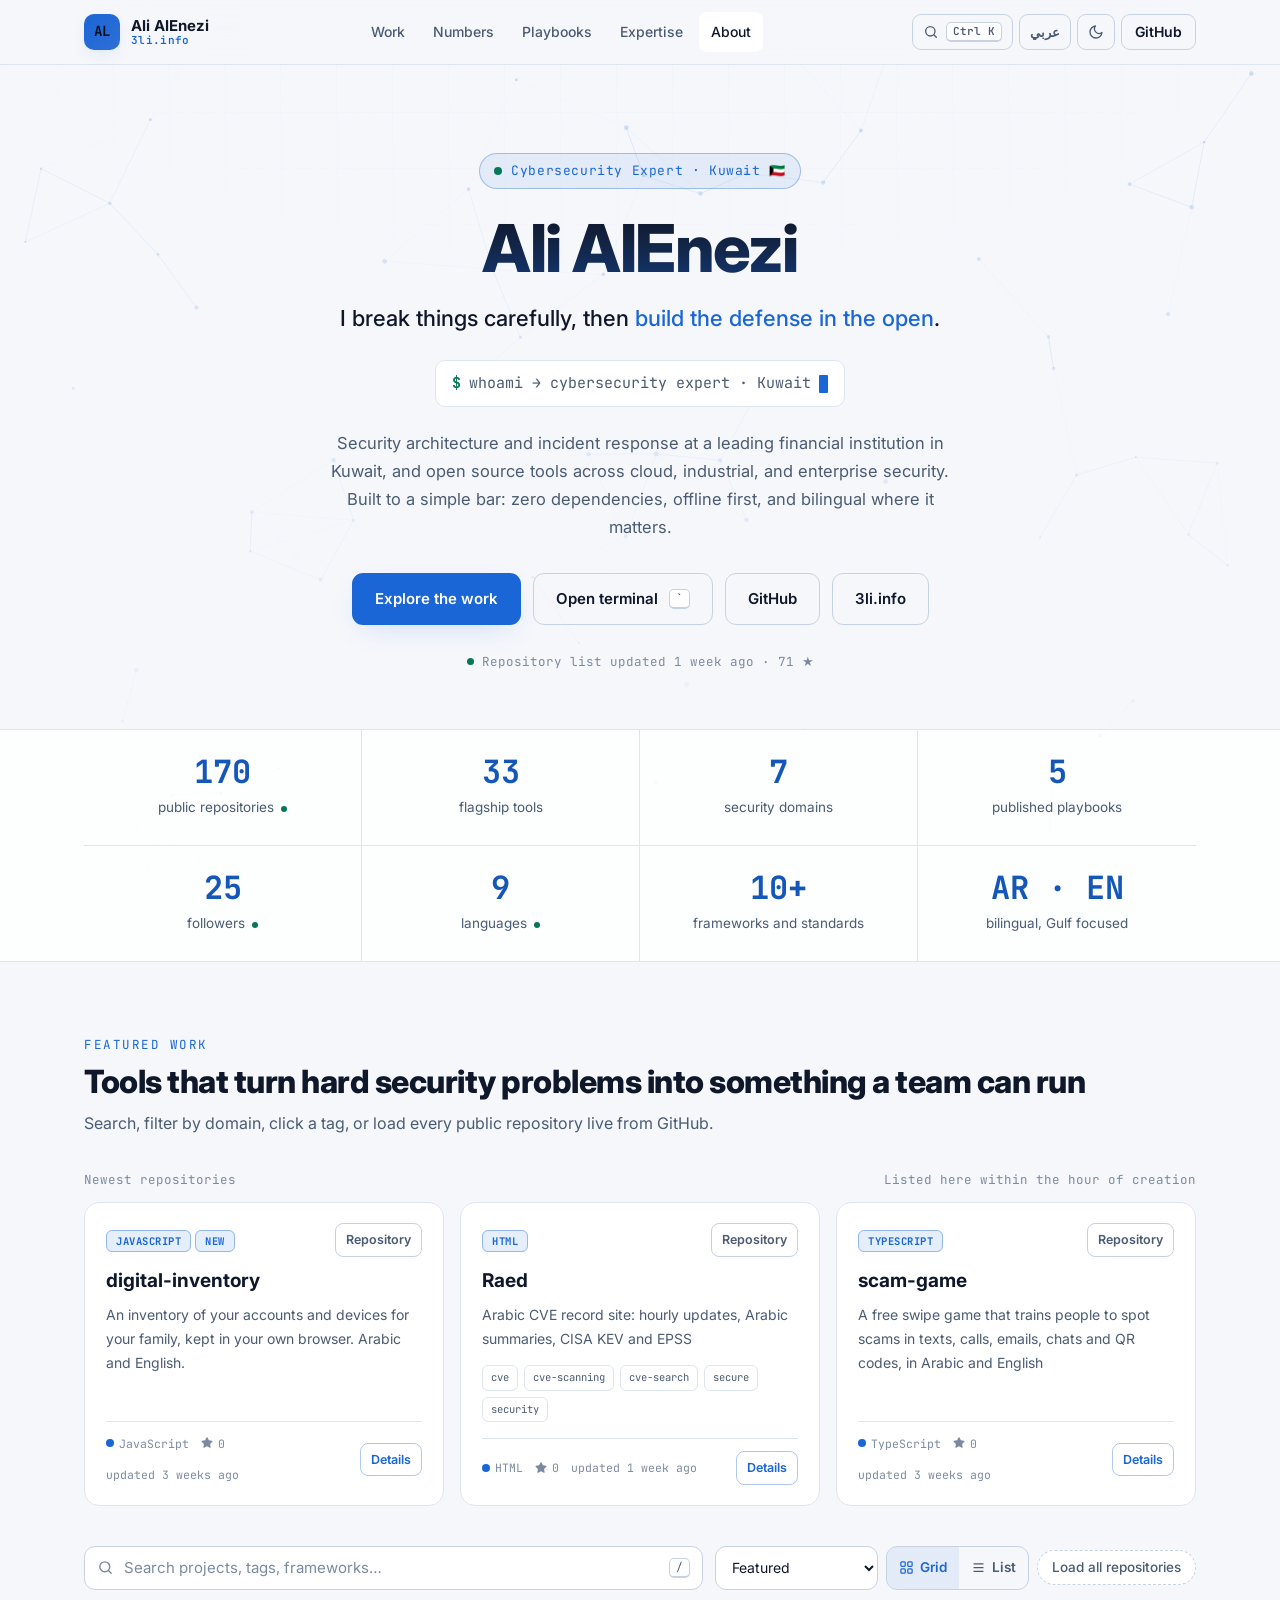
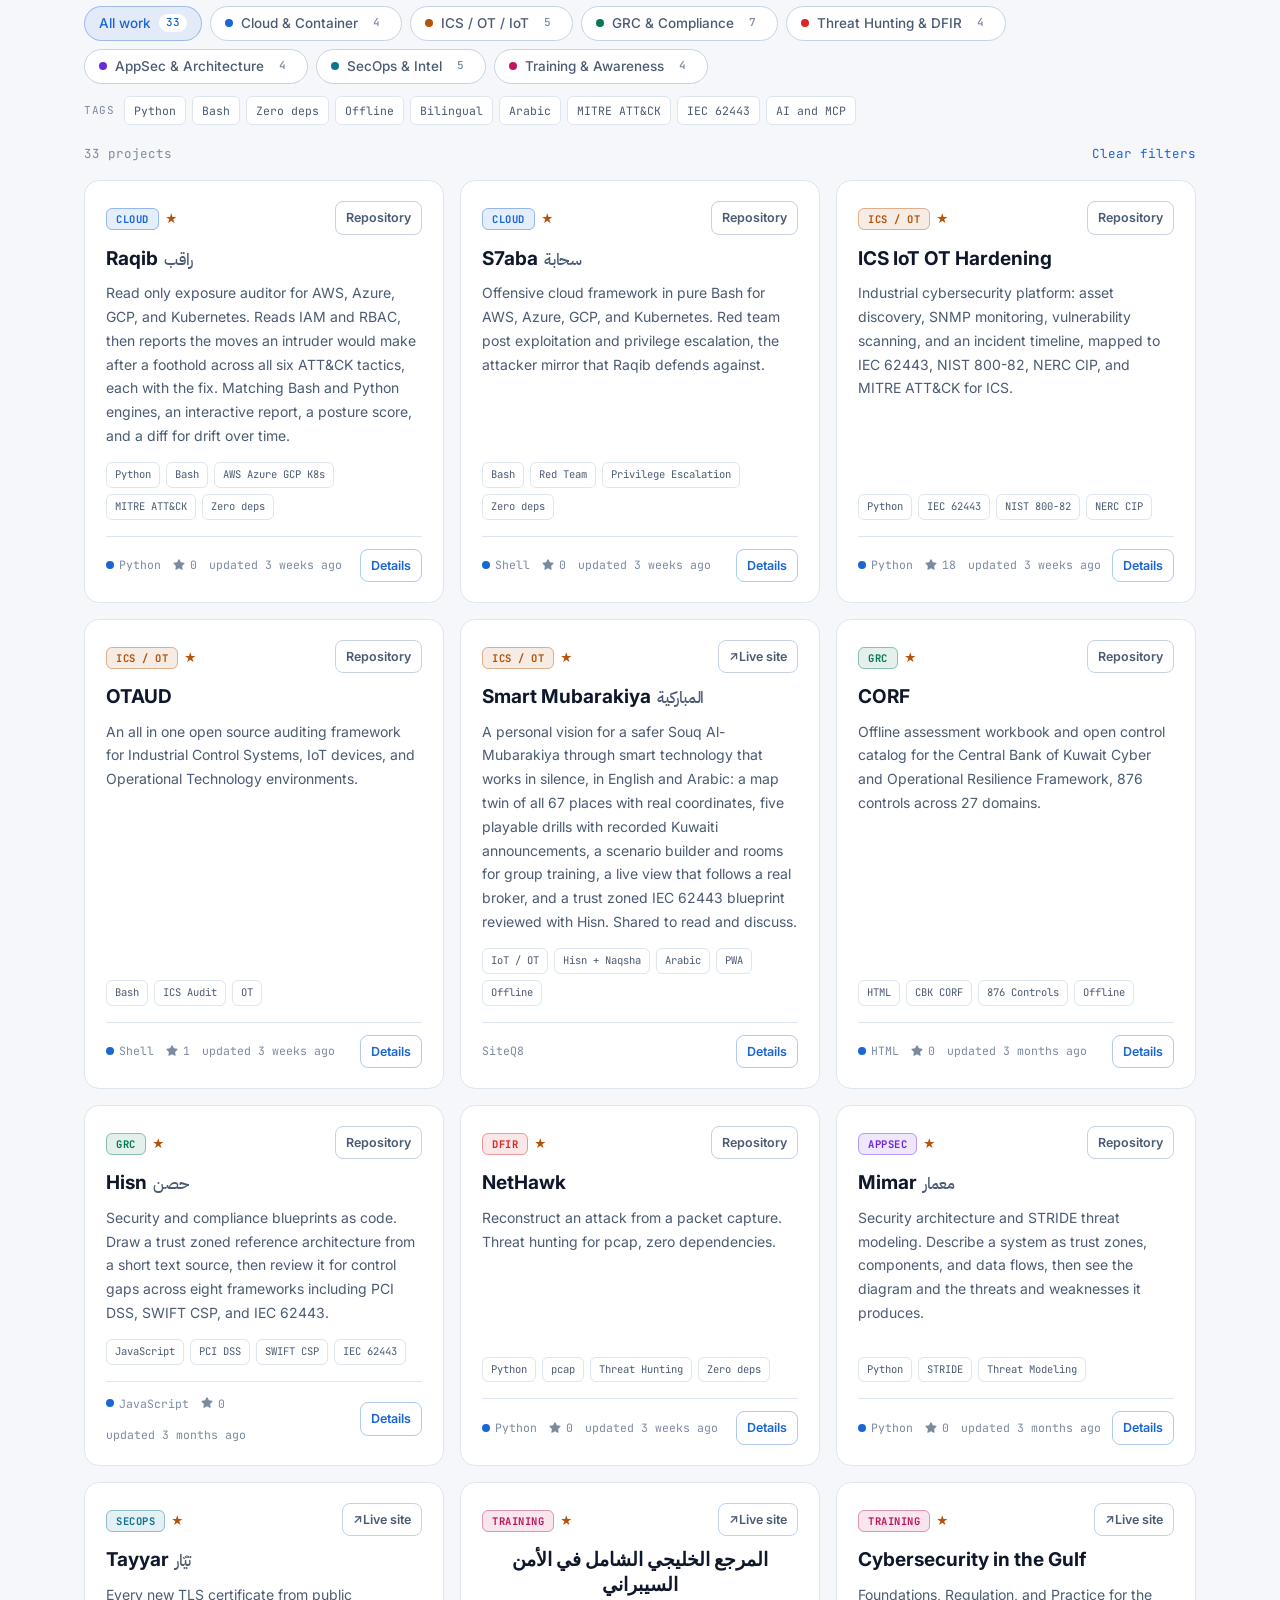
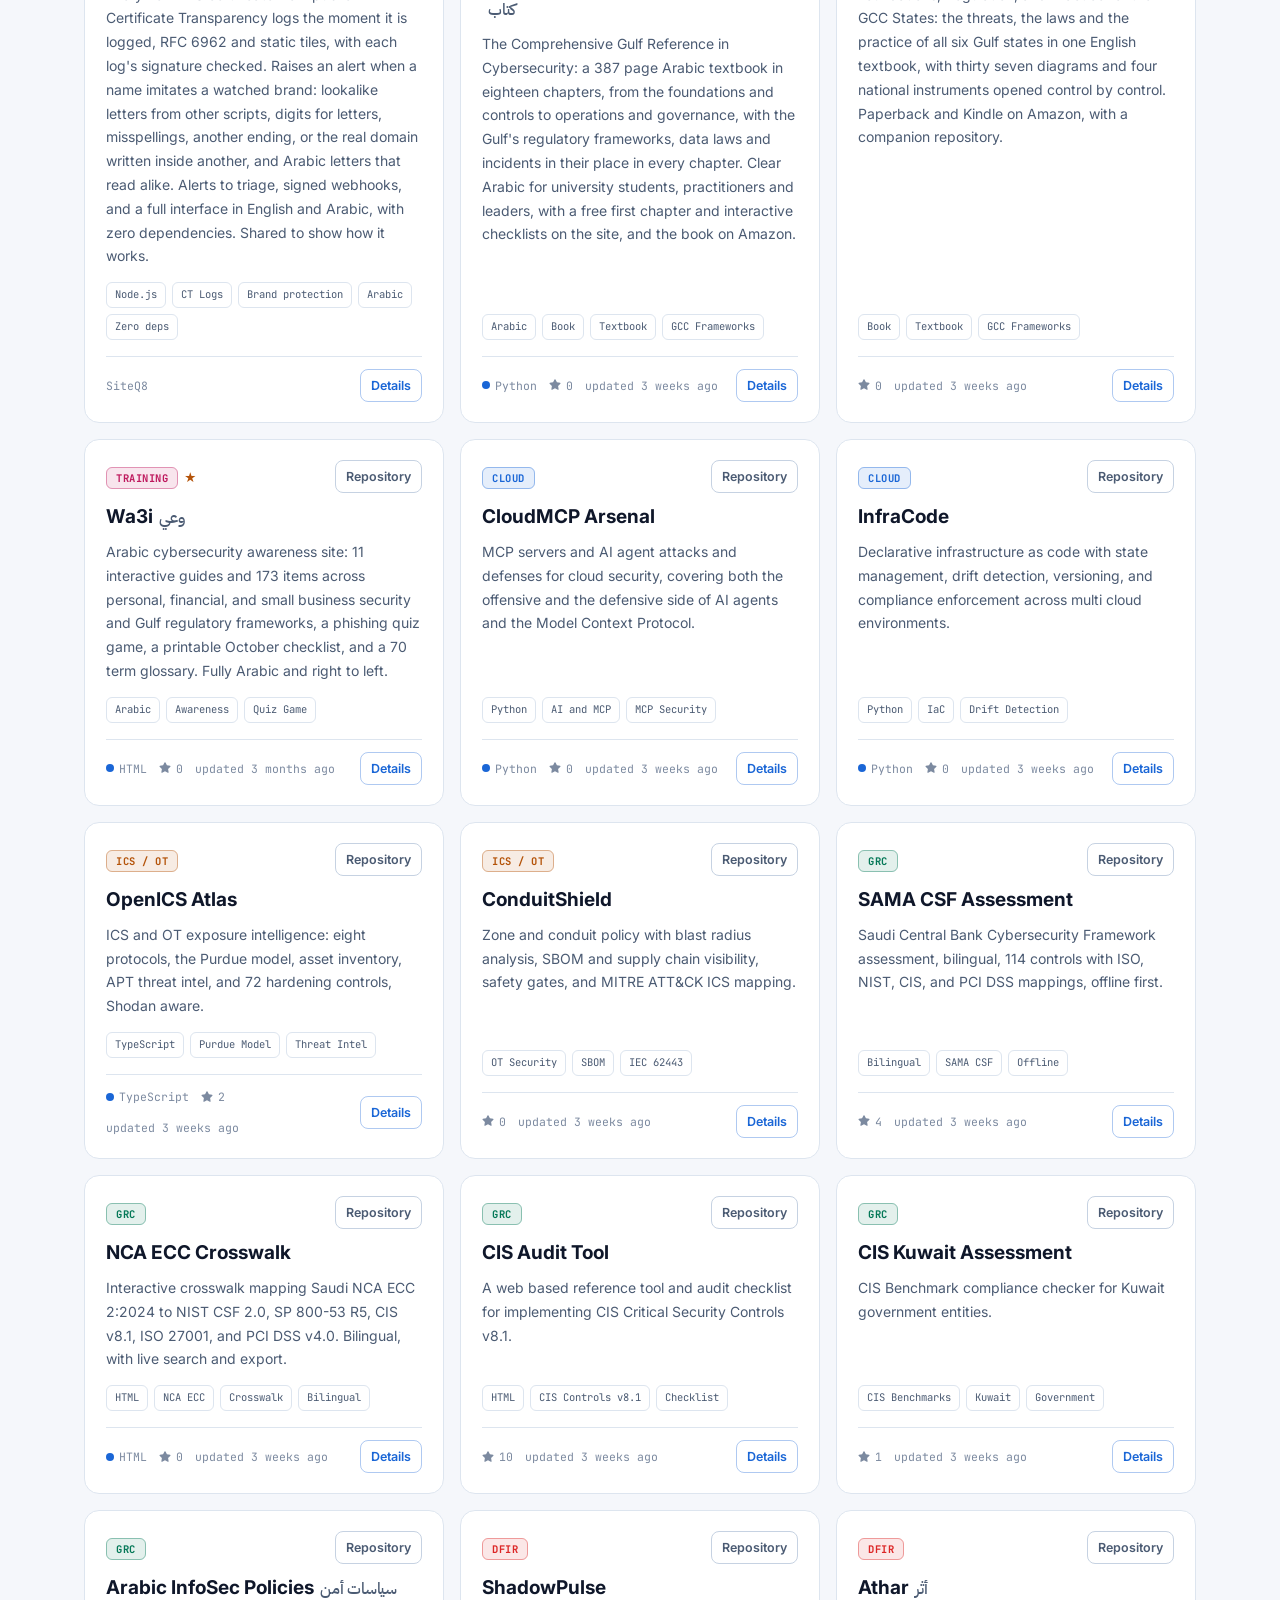
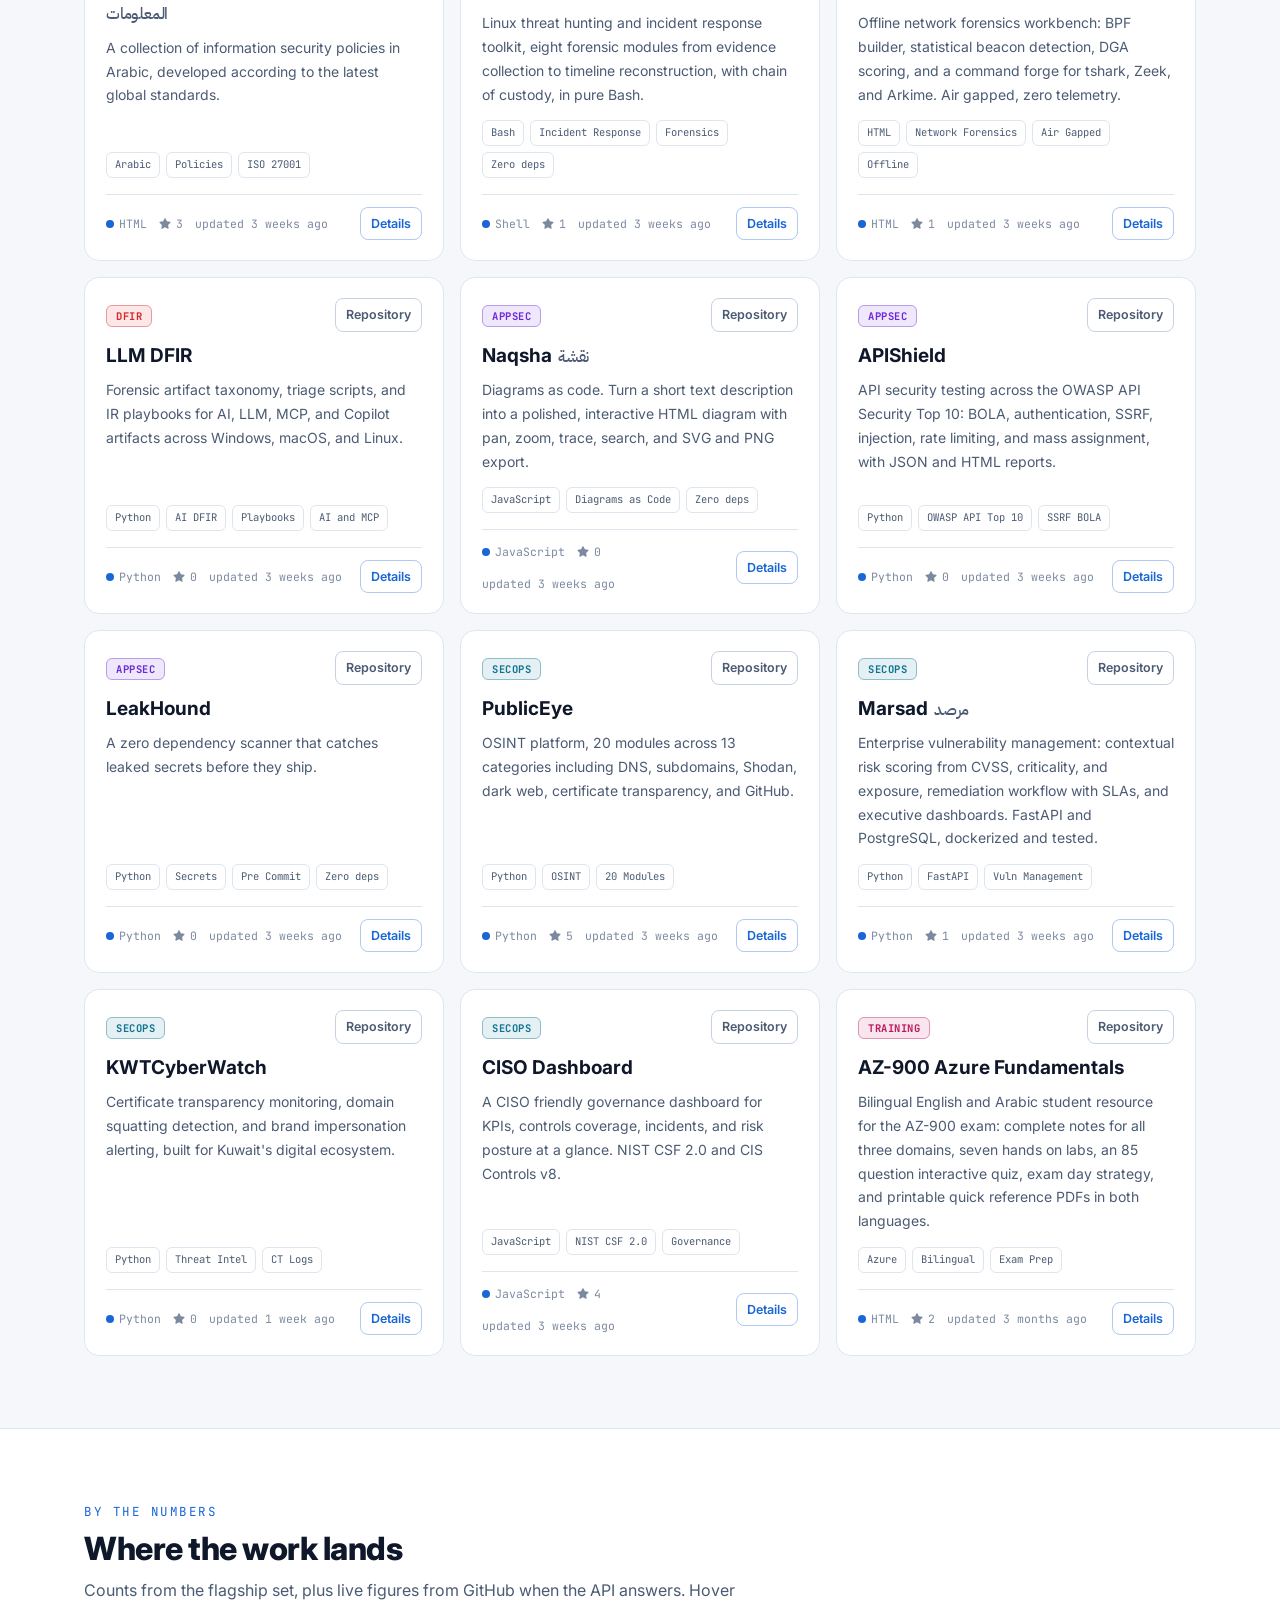
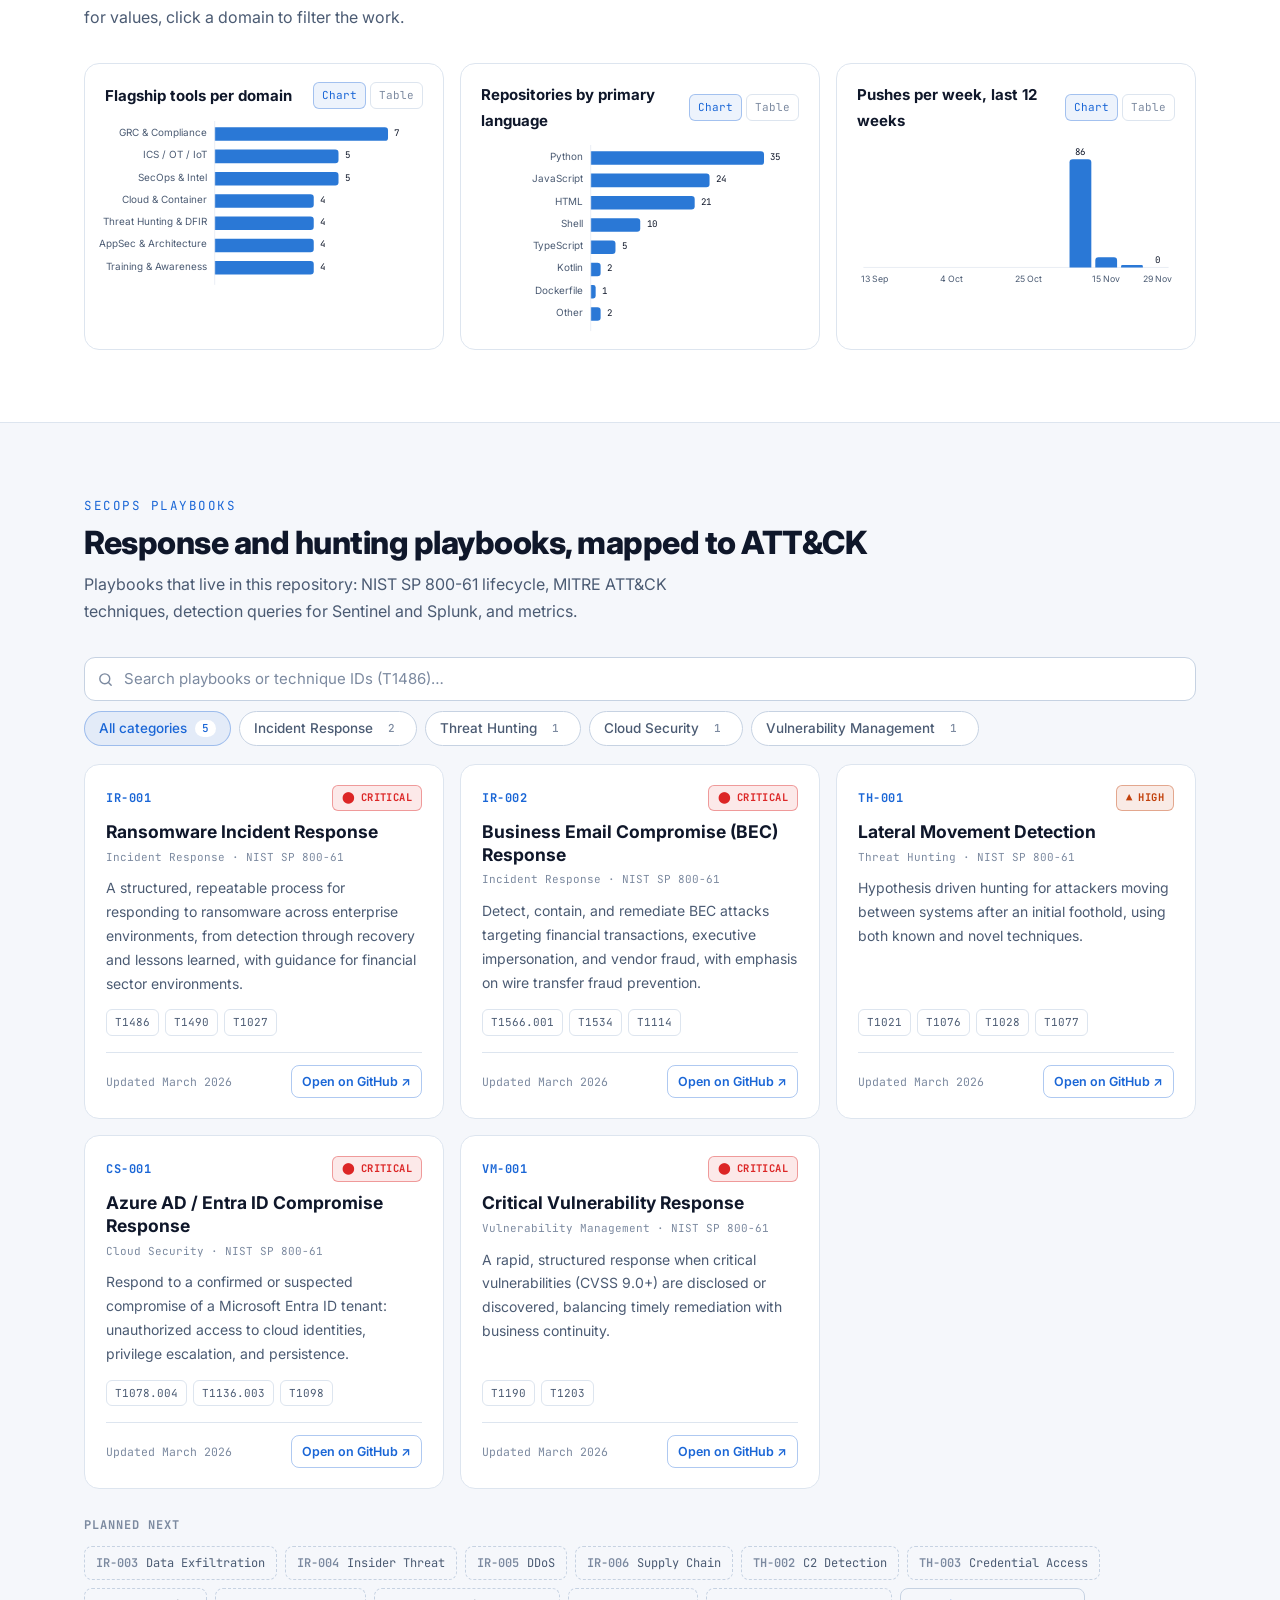
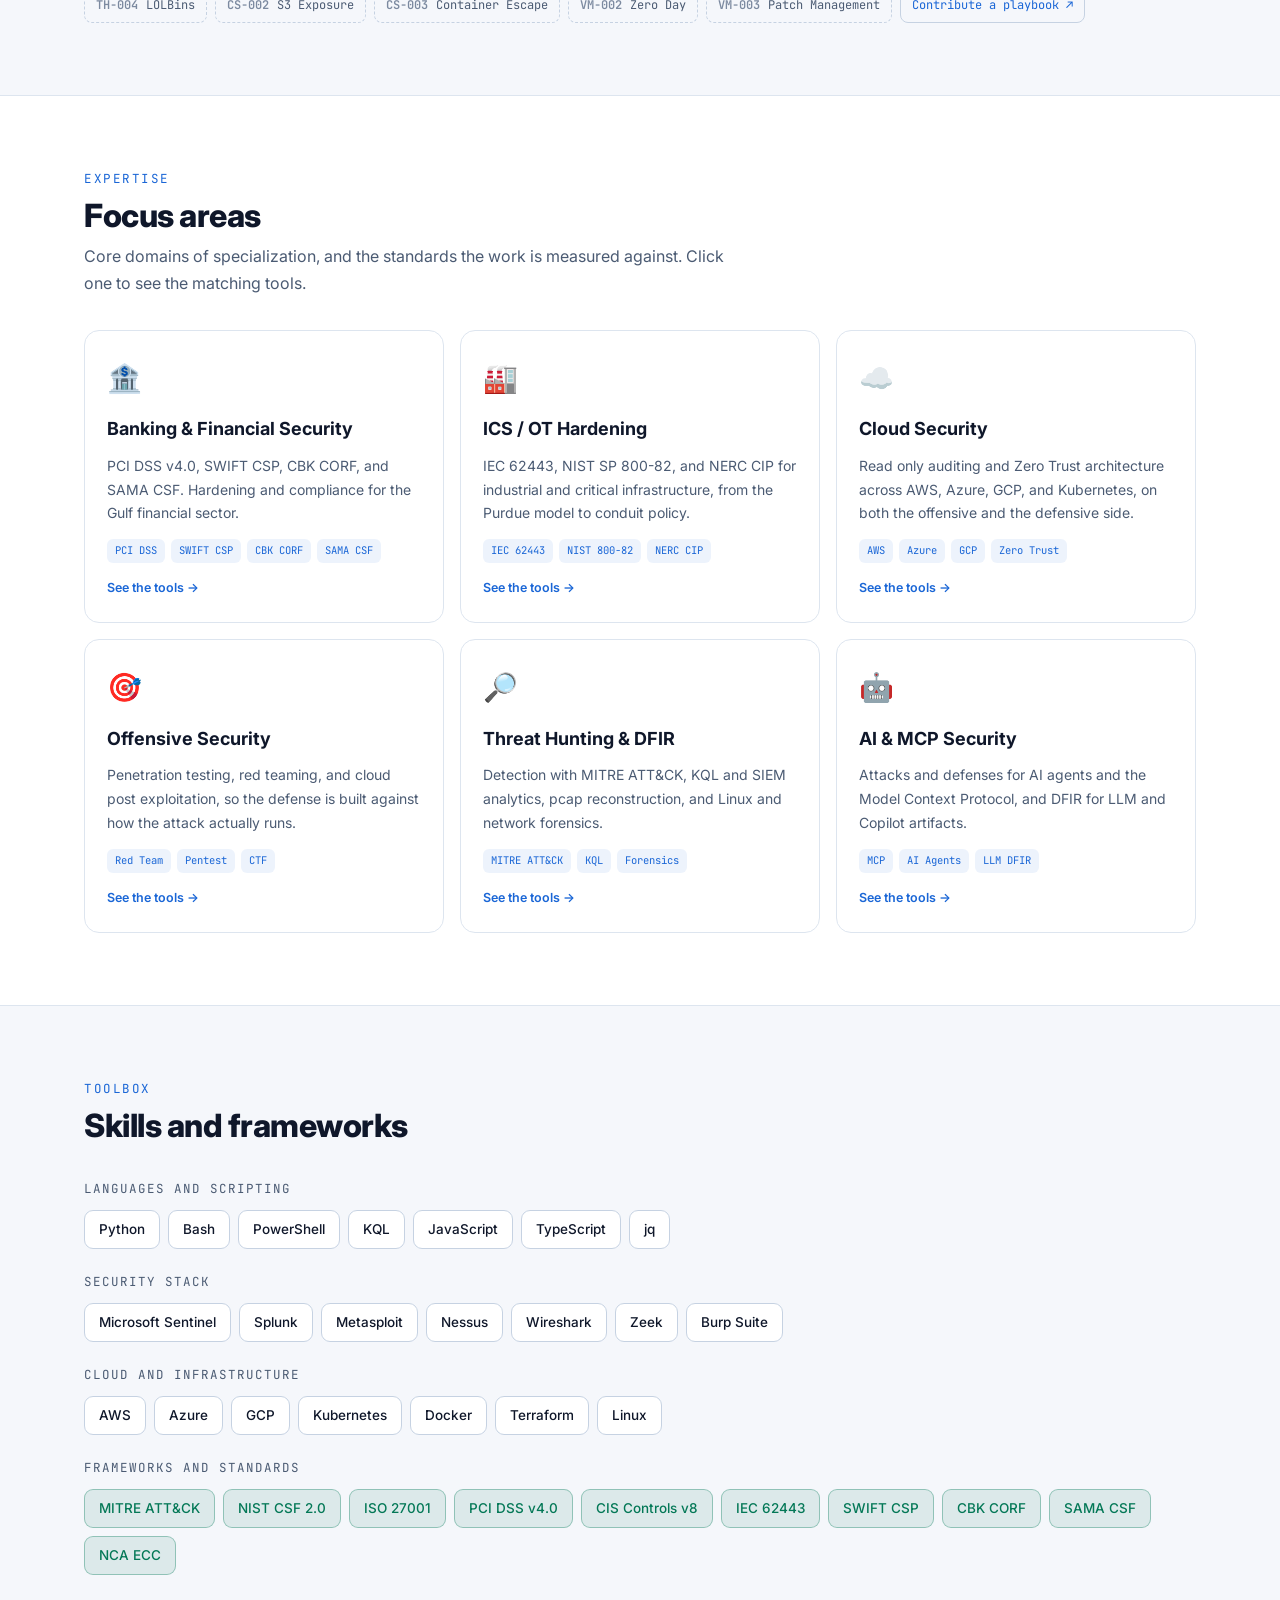
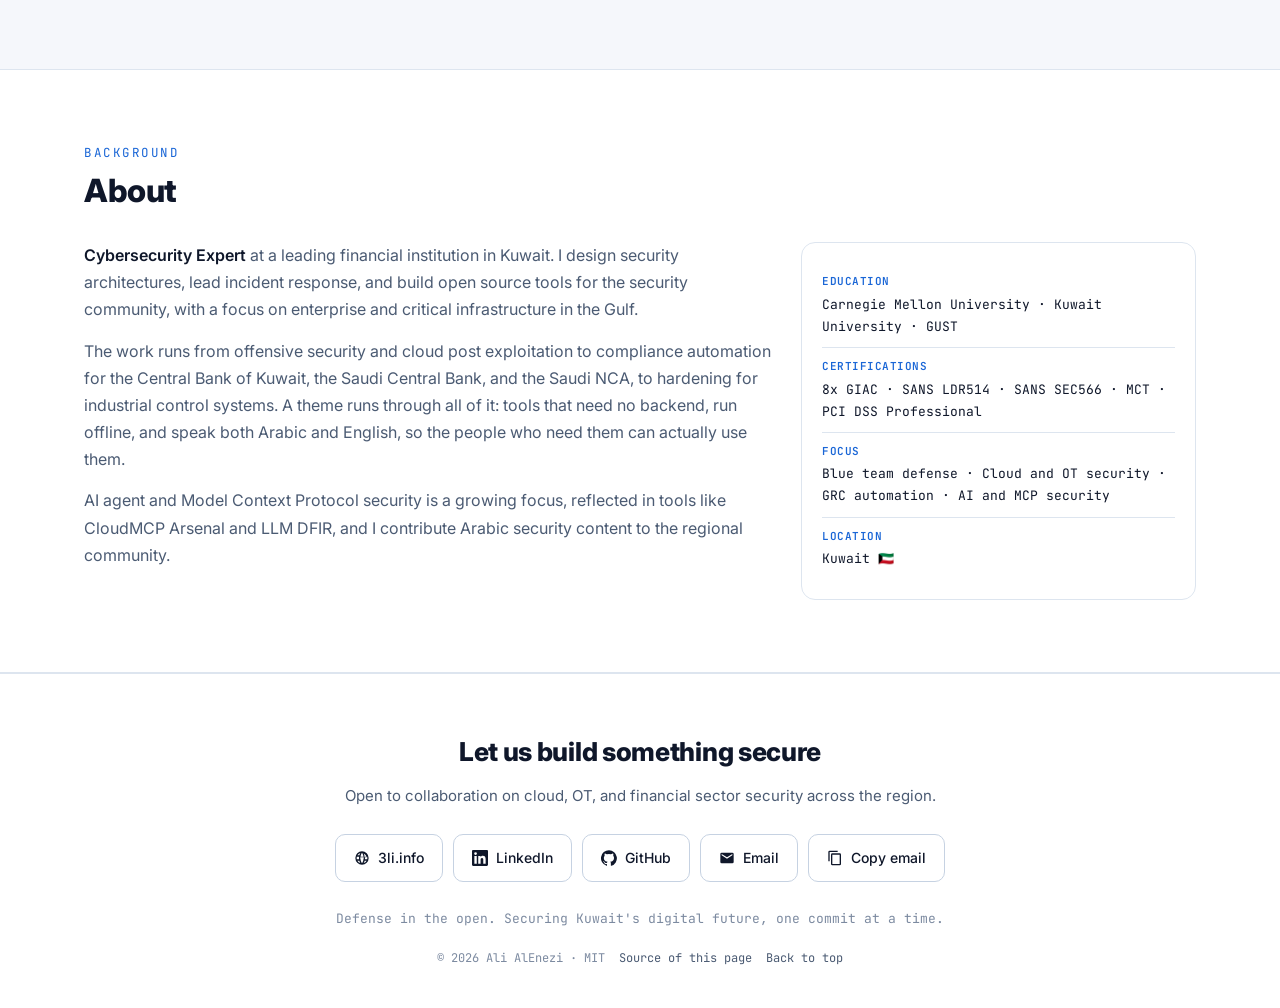
<file: docs/index.html>
<!DOCTYPE html>
<html lang="en" dir="ltr" data-theme="dark">
<head>
<meta charset="UTF-8">
<meta name="viewport" content="width=device-width, initial-scale=1.0, viewport-fit=cover">
<title>Ali AlEnezi · 3li.info · Cybersecurity Expert, Kuwait</title>
<meta name="description" content="Ali AlEnezi (SiteQ8), cybersecurity expert in Kuwait. Open source security tools across cloud, ICS and OT, GRC, threat hunting, and AI security, with SecOps playbooks mapped to MITRE ATT&CK. I break things carefully, then build the defense in the open.">
<meta name="author" content="Ali AlEnezi">
<meta name="keywords" content="Ali AlEnezi, SiteQ8, 3li.info, cybersecurity, Kuwait, cloud security, ICS OT security, GRC, DFIR, threat hunting, MITRE ATT&CK, open source security tools">
<meta name="theme-color" content="#0a0e17" id="meta-theme">
<meta name="color-scheme" content="dark light">
<!-- Served at github.3li.info (docs/CNAME). -->
<link rel="canonical" href="https://github.3li.info/">
<meta property="og:type" content="profile">
<meta property="og:title" content="Ali AlEnezi · Cybersecurity Expert, Kuwait">
<meta property="og:description" content="Open source security tools across cloud, ICS/OT, GRC, DFIR, and AI security. Zero dependencies, offline first, bilingual. Defense in the open.">
<meta property="og:url" content="https://github.3li.info/">
<meta property="og:image" content="https://github.3li.info/assets/og.png">
<meta property="og:image:width" content="1200"><meta property="og:image:height" content="630">
<meta property="og:site_name" content="3li.info">
<meta name="twitter:card" content="summary_large_image">
<meta name="twitter:title" content="Ali AlEnezi · Cybersecurity Expert, Kuwait">
<meta name="twitter:description" content="Open source security tools across cloud, ICS/OT, GRC, DFIR, and AI security. Defense in the open.">
<meta name="twitter:image" content="https://github.3li.info/assets/og.png">
<link rel="icon" href="assets/icon.svg" type="image/svg+xml">
<link rel="apple-touch-icon" href="assets/icon-192.png">
<link rel="manifest" href="manifest.webmanifest">
<link rel="preconnect" href="https://fonts.googleapis.com">
<link rel="preconnect" href="https://fonts.gstatic.com" crossorigin>
<link href="https://fonts.googleapis.com/css2?family=Inter:wght@400;500;600;700;800&family=JetBrains+Mono:wght@400;600;700&family=IBM+Plex+Sans+Arabic:wght@400;500;600;700&display=swap" rel="stylesheet">
<link rel="stylesheet" href="assets/app.css">
<script>
/* Apply the saved theme and language before first paint to avoid a flash. */
(function(){try{var t=localStorage.getItem('theme');if(!t){t=matchMedia('(prefers-color-scheme: light)').matches?'light':'dark'}
document.documentElement.setAttribute('data-theme',t);
var q=new URLSearchParams(location.search).get('lang');var l=q||localStorage.getItem('lang')||'en';if(l!=='ar'){l='en'}
document.documentElement.lang=l;document.documentElement.dir=l==='ar'?'rtl':'ltr';}catch(e){}})();
</script>
<script type="application/ld+json">
{"@context":"https://schema.org","@type":"Person","name":"Ali AlEnezi","alternateName":["علي العنزي","SiteQ8"],"url":"https://3li.info","image":"https://avatars.githubusercontent.com/u/311682?v=4","jobTitle":"Cybersecurity Expert","address":{"@type":"PostalAddress","addressCountry":"KW"},"email":"mailto:site@hotmail.com","sameAs":["https://github.com/SiteQ8","https://www.linkedin.com/in/alenizi/","https://3li.info","https://github.3li.info/"],"alumniOf":[{"@type":"CollegeOrUniversity","name":"Carnegie Mellon University"},{"@type":"CollegeOrUniversity","name":"Kuwait University"},{"@type":"CollegeOrUniversity","name":"Gulf University for Science and Technology"}],"knowsAbout":["Cloud security","ICS and OT security","GRC and compliance","Threat hunting","Digital forensics and incident response","Application security","AI and MCP security","MITRE ATT&CK","IEC 62443","PCI DSS"],"knowsLanguage":["ar","en"]}
</script>
</head>
<body>
<a class="skip" href="#work" data-i18n="skip">Skip to content</a>
<div class="progress" id="progress" aria-hidden="true"></div>
<canvas class="bgnet" id="bgnet" aria-hidden="true"></canvas>

<nav class="nav" id="nav" aria-label="Primary">
  <div class="wrap navrow">
    <a class="brand" href="#top" aria-label="Ali AlEnezi, home">
      <span class="mark" aria-hidden="true">AL</span>
      <span class="brand-text"><span class="brand-name" data-i18n="hero.name">Ali AlEnezi</span><span class="brand-domain">3li.info</span></span>
    </a>
    <div class="navlinks" id="navlinks">
      <a href="#work" data-i18n="nav.work">Work</a>
      <a href="#numbers" data-i18n="nav.numbers">Numbers</a>
      <a href="#playbooks" data-i18n="nav.playbooks">Playbooks</a>
      <a href="#expertise" data-i18n="nav.expertise">Expertise</a>
      <a href="#about" data-i18n="nav.about">About</a>
    </div>
    <div class="navtools">
      <button class="ibtn" id="btn-palette" type="button" data-i18n-title="nav.palette" title="Command palette">
        <svg viewBox="0 0 24 24" aria-hidden="true"><circle cx="11" cy="11" r="7"/><path d="m20 20-3.5-3.5"/></svg><kbd>Ctrl K</kbd>
      </button>
      <button class="ibtn" id="btn-lang" type="button" data-i18n="nav.lang" aria-label="Switch language">عربي</button>
      <button class="ibtn" id="btn-theme" type="button" data-i18n-title="nav.theme" title="Toggle theme" aria-label="Toggle theme">
        <svg viewBox="0 0 24 24" aria-hidden="true" class="ico-sun"><circle cx="12" cy="12" r="4"/><path d="M12 2v2M12 20v2M4.9 4.9l1.4 1.4M17.7 17.7l1.4 1.4M2 12h2M20 12h2M4.9 19.1l1.4-1.4M17.7 6.3l1.4-1.4"/></svg>
      </button>
      <a class="navgh" href="https://github.com/SiteQ8" target="_blank" rel="noopener" data-i18n="nav.github">GitHub</a>
      <button class="ibtn burger" id="btn-menu" type="button" aria-label="Menu" aria-expanded="false" aria-controls="mobile-menu">
        <svg viewBox="0 0 24 24" aria-hidden="true"><path d="M4 7h16M4 12h16M4 17h16"/></svg>
      </button>
    </div>
  </div>
</nav>
<div class="mobile-menu" id="mobile-menu">
  <a href="#work" data-i18n="nav.work">Work</a>
  <a href="#numbers" data-i18n="nav.numbers">Numbers</a>
  <a href="#playbooks" data-i18n="nav.playbooks">Playbooks</a>
  <a href="#expertise" data-i18n="nav.expertise">Expertise</a>
  <a href="#about" data-i18n="nav.about">About</a>
  <a href="https://github.com/SiteQ8" target="_blank" rel="noopener">GitHub ↗</a>
  <a href="https://3li.info" target="_blank" rel="noopener">3li.info ↗</a>
</div>

<header class="hero" id="top">
  <div class="wrap">
    <div class="eyebrow"><span class="dot" aria-hidden="true"></span><span data-i18n="hero.eyebrow">Cybersecurity Expert · Kuwait 🇰🇼</span></div>
    <h1 class="name" data-i18n="hero.name">Ali AlEnezi</h1>
    <p class="tagline"><span data-i18n="hero.tag1">I break things carefully, then</span> <span class="b" data-i18n="hero.tag2">build the defense in the open</span>.</p>
    <div class="typer mono" aria-live="polite"><span class="prompt">$</span> <span id="typer"></span><span class="caret" aria-hidden="true"></span></div>
    <p class="intro" data-i18n="hero.intro">Security architecture and incident response at a leading financial institution in Kuwait, and open source tools across cloud, industrial, and enterprise security. Built to a simple bar: zero dependencies, offline first, and bilingual where it matters.</p>
    <div class="cta">
      <a class="btn btn-primary" href="#work" data-i18n="cta.explore">Explore the work</a>
      <button class="btn btn-ghost" id="btn-terminal" type="button"><span data-i18n="cta.terminal">Open terminal</span> <kbd>`</kbd></button>
      <a class="btn btn-ghost" href="https://github.com/SiteQ8" target="_blank" rel="noopener" data-i18n="cta.github">GitHub</a>
      <a class="btn btn-ghost" href="https://3li.info" target="_blank" rel="noopener" data-i18n="cta.site">3li.info</a>
    </div>
    <div class="hero-live" id="hero-live"><span class="live-dot" aria-hidden="true"></span><span id="hero-live-text" data-i18n="live.loading">Connecting to GitHub…</span></div>
  </div>
</header>

<div class="statsband"><div class="wrap"><div class="stats" id="stats"></div></div></div>

<section id="work">
  <div class="wrap">
    <div class="sec-head reveal">
      <div class="sec-eyebrow" data-i18n="work.eyebrow">Featured work</div>
      <h2 class="sec-title" data-i18n="work.title">Tools that turn hard security problems into something a team can run</h2>
      <p class="sec-sub" data-i18n="work.sub">Search, filter by domain, click a tag, or load every public repository live from GitHub.</p>
    </div>
    <div class="newest" id="newest" hidden>
      <div class="results-row"><span data-i18n="work.newest">Newest repositories</span><span id="newest-note"></span></div>
      <div class="grid" id="newest-grid"></div>
    </div>
    <div class="toolbar">
      <label class="search" for="search">
        <svg viewBox="0 0 24 24" aria-hidden="true"><circle cx="11" cy="11" r="7"/><path d="m20 20-3.5-3.5"/></svg>
        <input id="search" type="search" autocomplete="off" data-i18n-placeholder="work.search" placeholder="Search projects, tags, frameworks…" aria-label="Search projects">
        <kbd>/</kbd>
      </label>
      <div class="toolbar-right">
        <select class="select" id="sort" aria-label="Sort"></select>
        <div class="seg" id="view" role="group" aria-label="View">
          <button type="button" data-view="grid" aria-pressed="true"><svg viewBox="0 0 24 24"><rect x="3" y="3" width="7" height="7" rx="1.5"/><rect x="14" y="3" width="7" height="7" rx="1.5"/><rect x="3" y="14" width="7" height="7" rx="1.5"/><rect x="14" y="14" width="7" height="7" rx="1.5"/></svg><span data-i18n="work.grid">Grid</span></button>
          <button type="button" data-view="list" aria-pressed="false"><svg viewBox="0 0 24 24"><path d="M4 6h16M4 12h16M4 18h16"/></svg><span data-i18n="work.list">List</span></button>
        </div>
        <button type="button" class="fpill fpill-alt" id="btn-allrepos"><span data-i18n="work.all">Load all repositories</span></button>
      </div>
    </div>
    <div class="filters" id="filters" role="group" aria-label="Domain filters"></div>
    <div class="quicktags" id="quicktags"></div>
    <div class="note" id="mode-note" hidden></div>
    <div class="results-row"><span id="results-count" aria-live="polite"></span><button type="button" class="linkbtn" id="btn-clear" data-i18n="work.clear">Clear filters</button></div>
    <div class="grid" id="grid"></div>
    <div class="empty" id="empty" hidden data-i18n="work.empty">No matches. Try another word or clear the filters.</div>
  </div>
</section>

<section id="numbers" class="alt">
  <div class="wrap">
    <div class="sec-head reveal">
      <div class="sec-eyebrow" data-i18n="num.eyebrow">By the numbers</div>
      <h2 class="sec-title" data-i18n="num.title">Where the work lands</h2>
      <p class="sec-sub" data-i18n="num.sub">Counts from the flagship set, plus live figures from GitHub when the API answers. Hover for values, click a domain to filter the work.</p>
    </div>
    <div class="charts">
      <figure class="chart reveal" id="chart-domains"><figcaption><span class="chart-title" data-i18n="chart.domains">Flagship tools per domain</span><span class="chart-tools"></span></figcaption><div class="chart-body"></div></figure>
      <figure class="chart reveal" id="chart-langs"><figcaption><span class="chart-title" data-i18n="chart.langs">Repositories by primary language</span><span class="chart-tools"></span></figcaption><div class="chart-body"></div></figure>
      <figure class="chart reveal" id="chart-activity"><figcaption><span class="chart-title" data-i18n="chart.activity">Pushes per week, last 12 weeks</span><span class="chart-tools"></span></figcaption><div class="chart-body"></div></figure>
    </div>
  </div>
</section>

<section id="playbooks">
  <div class="wrap">
    <div class="sec-head reveal">
      <div class="sec-eyebrow" data-i18n="pb.eyebrow">SecOps playbooks</div>
      <h2 class="sec-title" data-i18n="pb.title">Response and hunting playbooks, mapped to ATT&amp;CK</h2>
      <p class="sec-sub" data-i18n="pb.sub">Playbooks that live in this repository: NIST SP 800-61 lifecycle, MITRE ATT&amp;CK techniques, detection queries for Sentinel and Splunk, and metrics.</p>
    </div>
    <div class="pb-tools">
      <label class="search" for="pb-search" style="flex:1 1 300px">
        <svg viewBox="0 0 24 24" aria-hidden="true"><circle cx="11" cy="11" r="7"/><path d="m20 20-3.5-3.5"/></svg>
        <input id="pb-search" type="search" autocomplete="off" data-i18n-placeholder="pb.search" placeholder="Search playbooks or technique IDs (T1486)…" aria-label="Search playbooks">
      </label>
      <div class="filters" id="pb-filters" style="margin:0" role="group" aria-label="Playbook categories"></div>
    </div>
    <div class="pb-grid" id="pb-grid"></div>
    <div class="empty" id="pb-empty" hidden data-i18n="work.empty">No matches. Try another word or clear the filters.</div>
    <div class="pb-planned" id="pb-planned"></div>
  </div>
</section>

<section id="expertise" class="alt">
  <div class="wrap">
    <div class="sec-head reveal">
      <div class="sec-eyebrow" data-i18n="exp.eyebrow">Expertise</div>
      <h2 class="sec-title" data-i18n="exp.title">Focus areas</h2>
      <p class="sec-sub" data-i18n="exp.sub">Core domains of specialization, and the standards the work is measured against. Click one to see the matching tools.</p>
    </div>
    <div class="focusgrid" id="focusgrid"></div>
  </div>
</section>

<section id="skills">
  <div class="wrap">
    <div class="sec-head reveal">
      <div class="sec-eyebrow" data-i18n="skills.eyebrow">Toolbox</div>
      <h2 class="sec-title" data-i18n="skills.title">Skills and frameworks</h2>
    </div>
    <div id="skills-list"></div>
  </div>
</section>

<section id="about" class="alt">
  <div class="wrap">
    <div class="sec-head reveal">
      <div class="sec-eyebrow" data-i18n="about.eyebrow">Background</div>
      <h2 class="sec-title" data-i18n="about.title">About</h2>
    </div>
    <div class="about-grid">
      <div class="about-text">
        <p data-i18n-html="about.p1"><b>Cybersecurity Expert</b> at a leading financial institution in Kuwait. I design security architectures, lead incident response, and build open source tools for the security community, with a focus on enterprise and critical infrastructure in the Gulf.</p>
        <p data-i18n-html="about.p2">The work runs from offensive security and cloud post exploitation to compliance automation for the Central Bank of Kuwait, the Saudi Central Bank, and the Saudi NCA, to hardening for industrial control systems. A theme runs through all of it: tools that need no backend, run offline, and speak both Arabic and English, so the people who need them can actually use them.</p>
        <p data-i18n-html="about.p3">AI agent and Model Context Protocol security is a growing focus, reflected in tools like CloudMCP Arsenal and LLM DFIR, and I contribute Arabic security content to the regional community.</p>
      </div>
      <div class="about-side">
        <div class="credbox">
          <div class="credrow"><b data-i18n="cred.edu">Education</b><span>Carnegie Mellon University · Kuwait University · GUST</span></div>
          <div class="credrow"><b data-i18n="cred.certs">Certifications</b><span>8x GIAC · SANS LDR514 · SANS SEC566 · MCT · PCI DSS Professional</span></div>
          <div class="credrow"><b data-i18n="cred.focus">Focus</b><span data-i18n="cred.focusV">Blue team defense · Cloud and OT security · GRC automation · AI and MCP security</span></div>
          <div class="credrow"><b data-i18n="cred.loc">Location</b><span data-i18n="cred.locV">Kuwait 🇰🇼</span></div>
        </div>
      </div>
    </div>
  </div>
</section>

<footer id="contact">
  <div class="wrap foot-inner">
    <div class="foot-cta" data-i18n="foot.cta">Let us build something secure</div>
    <p class="foot-sub" data-i18n="foot.sub">Open to collaboration on cloud, OT, and financial sector security across the region.</p>
    <div class="foot-links">
      <a href="https://3li.info" target="_blank" rel="noopener"><svg viewBox="0 0 24 24"><path d="M12 2a10 10 0 1 0 0 20 10 10 0 0 0 0-20zm6.9 9h-2.95a15.7 15.7 0 0 0-1.38-5.57A8.03 8.03 0 0 1 18.9 11zM12 4.04c.83 1.2 1.48 2.6 1.9 4.13a15.7 15.7 0 0 1 .29 2.83H9.81c.1-1 .2-1.95.29-2.83.42-1.53 1.07-2.93 1.9-4.13zM4.26 14A8 8 0 0 1 4 12c0-.69.1-1.36.26-2h3.38c-.08.66-.14 1.32-.14 2s.06 1.34.14 2H4.26zm.84 2h2.95c.32 1.25.78 2.44 1.38 3.56A8.03 8.03 0 0 1 5.1 16zm2.95-8H5.1a8.03 8.03 0 0 1 4.33-3.56A15.7 15.7 0 0 0 8.05 8zM12 19.96c-.83-1.2-1.48-2.6-1.9-4.13-.1-.6-.19-1.21-.29-1.83h4.38c-.1.62-.2 1.23-.29 1.83-.42 1.53-1.07 2.93-1.9 4.13zM14.34 14H9.66c-.09-.66-.16-1.32-.16-2s.07-1.34.16-2h4.68c.09.66.16 1.32.16 2s-.07 1.34-.16 2zm.23 5.56c.6-1.12 1.06-2.31 1.38-3.56h2.95a8.03 8.03 0 0 1-4.33 3.56zM16.36 14c.08-.66.14-1.32.14-2s-.06-1.34-.14-2h3.38c.16.64.26 1.31.26 2s-.1 1.36-.26 2h-3.38z"/></svg><span data-i18n="foot.site">3li.info</span></a>
      <a href="https://www.linkedin.com/in/alenizi/" target="_blank" rel="noopener"><svg viewBox="0 0 24 24"><path d="M20.45 20.45h-3.55v-5.57c0-1.33-.03-3.04-1.85-3.04-1.85 0-2.14 1.45-2.14 2.94v5.67H9.36V9h3.41v1.56h.05c.47-.9 1.63-1.85 3.36-1.85 3.6 0 4.27 2.37 4.27 5.45v6.29zM5.34 7.43a2.06 2.06 0 1 1 0-4.12 2.06 2.06 0 0 1 0 4.12zM7.12 20.45H3.56V9h3.56v11.45zM22.22 0H1.77C.79 0 0 .77 0 1.73v20.54C0 23.23.79 24 1.77 24h20.45c.98 0 1.78-.77 1.78-1.73V1.73C24 .77 23.2 0 22.22 0z"/></svg><span data-i18n="foot.linkedin">LinkedIn</span></a>
      <a href="https://github.com/SiteQ8" target="_blank" rel="noopener"><svg viewBox="0 0 24 24"><path d="M12 .3a12 12 0 0 0-3.8 23.4c.6.1.8-.3.8-.6v-2c-3.3.7-4-1.6-4-1.6-.6-1.4-1.4-1.8-1.4-1.8-1.1-.7.1-.7.1-.7 1.2.1 1.8 1.2 1.8 1.2 1.1 1.8 2.8 1.3 3.5 1 .1-.8.4-1.3.8-1.6-2.7-.3-5.5-1.3-5.5-5.9 0-1.3.5-2.4 1.2-3.2-.1-.3-.5-1.5.1-3.2 0 0 1-.3 3.3 1.2a11.5 11.5 0 0 1 6 0c2.3-1.5 3.3-1.2 3.3-1.2.7 1.7.2 2.9.1 3.2.8.8 1.2 1.9 1.2 3.2 0 4.6-2.8 5.6-5.5 5.9.4.4.8 1.1.8 2.2v3.3c0 .3.2.7.8.6A12 12 0 0 0 12 .3z"/></svg><span data-i18n="foot.github">GitHub</span></a>
      <a href="mailto:site@hotmail.com"><svg viewBox="0 0 24 24"><path d="M20 4H4a2 2 0 0 0-2 2v12a2 2 0 0 0 2 2h16a2 2 0 0 0 2-2V6a2 2 0 0 0-2-2zm0 4-8 5-8-5V6l8 5 8-5v2z"/></svg><span data-i18n="foot.email">Email</span></a>
      <button type="button" id="btn-copy"><svg viewBox="0 0 24 24"><path d="M16 1H4a2 2 0 0 0-2 2v14h2V3h12V1zm3 4H8a2 2 0 0 0-2 2v14a2 2 0 0 0 2 2h11a2 2 0 0 0 2-2V7a2 2 0 0 0-2-2zm0 16H8V7h11v14z"/></svg><span data-i18n="foot.copy">Copy email</span></button>
      <button type="button" id="btn-share" hidden><svg viewBox="0 0 24 24"><path d="M18 16.08c-.76 0-1.44.3-1.96.77L8.91 12.7c.05-.23.09-.46.09-.7s-.04-.47-.09-.7l7.05-4.11A2.99 2.99 0 0 0 21 5a3 3 0 1 0-6 0c0 .24.04.47.09.7L8.04 9.81A3 3 0 1 0 6 15c.76 0 1.44-.3 1.96-.77l7.12 4.16c-.05.21-.08.43-.08.65a2.92 2.92 0 1 0 3-2.96z"/></svg><span data-i18n="foot.share">Share</span></button>
    </div>
    <p class="foot-note" data-i18n="foot.note">Defense in the open. Securing Kuwait's digital future, one commit at a time.</p>
    <div class="foot-meta">
      <span>© <span id="year">2026</span> Ali AlEnezi · MIT</span>
      <a href="https://github.com/SiteQ8/SiteQ8/tree/main/docs" target="_blank" rel="noopener" data-i18n="foot.src">Source of this page</a>
      <a href="#top" data-i18n="foot.top">Back to top</a>
    </div>
  </div>
</footer>

<!-- Project detail dialog -->
<div class="overlay" id="modal" hidden role="dialog" aria-modal="true" aria-labelledby="modal-title">
  <div class="dialog modal-card" id="modal-card"></div>
</div>
<!-- Command palette -->
<div class="overlay" id="palette" hidden role="dialog" aria-modal="true" aria-label="Command palette">
  <div class="dialog palette-card">
    <div class="pal-input"><svg viewBox="0 0 24 24" aria-hidden="true"><circle cx="11" cy="11" r="7"/><path d="m20 20-3.5-3.5"/></svg><input id="palette-input" type="text" autocomplete="off" data-i18n-placeholder="pal.placeholder" placeholder="Type a project, a section, or an action…" aria-label="Command palette"><kbd>esc</kbd></div>
    <ul class="pal-list" id="palette-list" role="listbox"></ul>
    <div class="pal-hint"><span data-i18n="pal.hint">↑↓ navigate · ↵ open · esc close</span><span>3li.info</span></div>
  </div>
</div>
<!-- Terminal -->
<div class="overlay" id="term" hidden role="dialog" aria-modal="true" aria-label="Terminal">
  <div class="dialog term-card">
    <div class="term-bar"><span class="term-dots" aria-hidden="true"><i></i><i></i><i></i></span><span id="term-title">visitor@3li.info — bash</span><button type="button" class="xbtn" id="term-close" aria-label="Close">✕</button></div>
    <div class="term-out" id="term-out" aria-live="polite"></div>
    <form class="term-form" id="term-form" autocomplete="off"><label class="prompt" for="term-in">visitor@3li.info:~$</label><input id="term-in" type="text" spellcheck="false" autocapitalize="off" aria-label="Terminal input"></form>
  </div>
</div>
<div class="toast" id="toast" role="status" aria-live="polite"></div>
<button type="button" class="totop" id="totop" aria-label="Back to top"><svg viewBox="0 0 24 24"><path d="M12 19V5M5 12l7-7 7 7"/></svg></button>

<script src="assets/data.js"></script>
<script src="assets/app.js"></script>
</body>
</html>
</file>
<file: docs/assets/app.css>
/* 3li.info · Ali AlEnezi: portfolio stylesheet. No framework, no build step. */
:root{
  color-scheme:dark;
  --bg:#0a0e17; --bg2:#0c1220; --card:#121a2b; --card2:#182135; --border:#212c44; --border2:#2c3a58;
  --text:#e8edf5; --dim:#8b97ac; --faint:#5a6478; --ink-on-accent:#03101f;
  --accent:#4a9eff; --accent2:#7ab8ff; --accent-dim:rgba(74,158,255,.1); --accent-mid:rgba(74,158,255,.4); --accent-glow:rgba(74,158,255,.25);
  --series:#3987e5; --series-dim:rgba(57,135,229,.35); --grid:#1d2740;
  --good:#34d399; --warn:#fbbf24; --serious:#fb923c; --critical:#f87171;
  --c-cloud:#4a9eff; --c-ics:#fbbf24; --c-grc:#34d399; --c-dfir:#f87171; --c-appsec:#a78bfa; --c-secops:#22d3ee; --c-edu:#f9a8d4;
  --shadow:0 12px 40px -12px rgba(0,0,0,.6);
  --mono:'JetBrains Mono',ui-monospace,Menlo,Consolas,monospace;
  --sans:'Inter',-apple-system,BlinkMacSystemFont,'Segoe UI',Roboto,sans-serif;
  --arabic:'IBM Plex Sans Arabic','Segoe UI',Tahoma,Arial,sans-serif;
  --radius:15px; --nav-h:64px;
}
:root[data-theme="light"]{
  color-scheme:light;
  --bg:#f5f7fb; --bg2:#ffffff; --card:#ffffff; --card2:#eef3fa; --border:#dde5ef; --border2:#c6d2e2;
  --text:#0f172a; --dim:#4b5b73; --faint:#7c8aa0; --ink-on-accent:#ffffff;
  --accent:#1a66d6; --accent2:#1557b8; --accent-dim:rgba(26,102,214,.08); --accent-mid:rgba(26,102,214,.35); --accent-glow:rgba(26,102,214,.18);
  --series:#2a78d6; --series-dim:rgba(42,120,214,.35); --grid:#e3e9f2;
  --good:#047857; --warn:#b45309; --serious:#c2410c; --critical:#dc2626;
  --c-cloud:#1a66d6; --c-ics:#b45309; --c-grc:#047857; --c-dfir:#dc2626; --c-appsec:#6d28d9; --c-secops:#0e7490; --c-edu:#be185d;
  --shadow:0 12px 40px -16px rgba(15,23,42,.25);
}
*{margin:0;padding:0;box-sizing:border-box}
html{scroll-behavior:smooth;scroll-padding-top:calc(var(--nav-h) + 16px)}
body{background:var(--bg);color:var(--text);font-family:var(--sans);line-height:1.7;-webkit-font-smoothing:antialiased;overflow-x:hidden;min-height:100vh}
html[lang="ar"] body{font-family:var(--arabic)}
html[lang="ar"] .mono, html[lang="ar"] .typer, html[lang="ar"] .term-card, html[lang="ar"] kbd{font-family:var(--mono)}
a{color:inherit;text-decoration:none}
button{font:inherit;color:inherit;background:none;border:0;cursor:pointer}
input,select{font:inherit;color:inherit}
img,svg{display:block;max-width:100%}
kbd{font-family:var(--mono);font-size:11px;padding:2px 6px;border:1px solid var(--border2);border-bottom-width:2px;border-radius:5px;color:var(--dim);background:var(--bg2);line-height:1.2}
.mono{font-family:var(--mono)}
.wrap{max-width:1160px;margin:0 auto;padding:0 24px;position:relative;z-index:1}
:focus-visible{outline:2px solid var(--accent);outline-offset:2px;border-radius:6px}
.skip{position:absolute;inset-inline-start:12px;top:-60px;z-index:100;background:var(--accent);color:var(--ink-on-accent);padding:8px 14px;border-radius:8px;font-weight:600}
.skip:focus{top:12px}
[hidden]{display:none!important}

/* backdrop */
.bgnet{position:fixed;inset:0;z-index:0;pointer-events:none;opacity:.55}
body::before{content:"";position:fixed;inset:0;z-index:0;pointer-events:none;
  background-image:linear-gradient(var(--border) 1px,transparent 1px),linear-gradient(90deg,var(--border) 1px,transparent 1px);
  background-size:56px 56px;opacity:.16;
  mask-image:radial-gradient(ellipse 80% 50% at 50% 0%,#000 15%,transparent 70%);-webkit-mask-image:radial-gradient(ellipse 80% 50% at 50% 0%,#000 15%,transparent 70%)}
.progress{position:fixed;top:0;inset-inline-start:0;height:2px;width:0;background:linear-gradient(90deg,var(--accent),var(--accent2));z-index:80;transition:width .1s linear}

/* nav */
.nav{position:sticky;top:0;z-index:60;background:color-mix(in srgb,var(--bg) 80%,transparent);-webkit-backdrop-filter:blur(14px);backdrop-filter:blur(14px);border-bottom:1px solid var(--border)}
.navrow{display:flex;align-items:center;justify-content:space-between;height:var(--nav-h);gap:12px}
.brand{display:flex;align-items:center;gap:11px;font-weight:700;font-size:15px;min-width:0}
.mark{width:36px;height:36px;border-radius:10px;background:linear-gradient(135deg,var(--accent),#2f6fd6);display:grid;place-items:center;font-family:var(--mono);font-weight:700;font-size:14px;color:#03101f;flex:none;box-shadow:0 6px 18px -6px var(--accent-glow)}
.brand-text{display:flex;flex-direction:column;line-height:1.15}
.brand-domain{font-family:var(--mono);font-size:11px;color:var(--accent);font-weight:600;letter-spacing:.3px}
.navlinks{display:flex;gap:4px;align-items:center}
.navlinks a{color:var(--dim);font-size:14px;font-weight:500;padding:8px 12px;border-radius:8px;transition:.15s}
.navlinks a:hover,.navlinks a.active{color:var(--text);background:var(--card)}
.navtools{display:flex;gap:6px;align-items:center}
.ibtn{display:inline-flex;align-items:center;gap:7px;height:36px;padding:0 10px;border:1px solid var(--border2);border-radius:9px;color:var(--dim);font-size:13px;font-weight:600;transition:.15s;background:transparent}
.ibtn:hover{color:var(--accent);border-color:var(--accent-mid);background:var(--accent-dim)}
.ibtn svg{width:16px;height:16px;fill:none;stroke:currentColor;stroke-width:2;stroke-linecap:round;stroke-linejoin:round}
.navgh{display:inline-flex;align-items:center;gap:7px;height:36px;padding:0 13px;border:1px solid var(--border2);border-radius:9px;color:var(--text);font-size:14px;font-weight:600;transition:.15s}
.navgh:hover{border-color:var(--accent-mid);color:var(--accent)}
.burger{display:none}
.mobile-menu{display:none;position:fixed;top:var(--nav-h);inset-inline:0;background:var(--bg2);border-bottom:1px solid var(--border);padding:10px 24px 16px;z-index:59;box-shadow:var(--shadow)}
.mobile-menu.open{display:block}
.mobile-menu a{display:block;padding:12px 6px;border-bottom:1px solid var(--border);font-weight:500}
.mobile-menu a:last-child{border-bottom:0}

/* hero */
.hero{padding:88px 0 56px;text-align:center;position:relative}
.eyebrow{display:inline-flex;align-items:center;gap:9px;font-family:var(--mono);color:var(--accent);font-size:13px;letter-spacing:.6px;padding:6px 14px;border:1px solid var(--accent-mid);border-radius:20px;background:var(--accent-dim);margin-bottom:26px}
.dot{width:8px;height:8px;border-radius:50%;background:var(--good);box-shadow:0 0 0 0 rgba(52,211,153,.6);animation:pulse 2s infinite}
@keyframes pulse{0%{box-shadow:0 0 0 0 rgba(52,211,153,.55)}70%{box-shadow:0 0 0 9px rgba(52,211,153,0)}100%{box-shadow:0 0 0 0 rgba(52,211,153,0)}}
.name{font-size:66px;font-weight:800;letter-spacing:-1.5px;line-height:1.02;background:linear-gradient(180deg,var(--text),color-mix(in srgb,var(--text) 60%,var(--accent)));-webkit-background-clip:text;background-clip:text;-webkit-text-fill-color:transparent}
html[lang="ar"] .name{letter-spacing:0;line-height:1.25}
.tagline{font-size:22px;color:var(--text);font-weight:500;margin-top:18px}
.tagline .b{color:var(--accent)}
.typer{margin:22px auto 0;font-size:15px;color:var(--dim);display:inline-flex;align-items:center;gap:8px;background:var(--card);border:1px solid var(--border);border-radius:10px;padding:10px 16px;min-height:44px;max-width:100%;direction:ltr}
html[lang="ar"] .typer{direction:rtl}
.typer .prompt{color:var(--good);font-weight:700}
.caret{width:9px;height:18px;background:var(--accent);animation:blink 1s steps(2) infinite;border-radius:1px}
@keyframes blink{50%{opacity:0}}
.intro{color:var(--dim);font-size:16.5px;max-width:64ch;margin:22px auto 0}
.cta{display:flex;gap:12px;justify-content:center;flex-wrap:wrap;margin-top:32px}
.btn{display:inline-flex;align-items:center;gap:9px;padding:12px 22px;border-radius:11px;font-weight:600;font-size:15px;transition:.16s;border:1px solid transparent}
.btn-primary{background:var(--accent);color:var(--ink-on-accent);box-shadow:0 10px 30px -10px var(--accent-glow)}
.btn-primary:hover{background:var(--accent2);transform:translateY(-1px)}
.btn-ghost{border-color:var(--border2);color:var(--text)}
.btn-ghost:hover{border-color:var(--accent-mid);color:var(--accent)}
.btn kbd{margin-inline-start:2px}
.hero-live{margin-top:26px;font-family:var(--mono);font-size:12.5px;color:var(--faint);display:inline-flex;align-items:center;gap:8px}
.live-dot{width:7px;height:7px;border-radius:50%;background:var(--faint)}
.hero-live.ok .live-dot{background:var(--good)}
.hero-live.static .live-dot{background:var(--warn)}

/* stats */
.statsband{border-top:1px solid var(--border);border-bottom:1px solid var(--border);background:color-mix(in srgb,var(--bg2) 85%,transparent)}
.stats{display:grid;grid-template-columns:repeat(4,1fr)}
.stat{padding:26px 20px;text-align:center;border-inline-end:1px solid var(--border);position:relative}
.stat:nth-child(4n){border-inline-end:0}
.stat:nth-child(n+5){border-top:1px solid var(--border)}
.snum{font-family:var(--mono);font-size:32px;font-weight:700;color:var(--accent2);line-height:1;font-variant-numeric:tabular-nums}
.slbl{color:var(--dim);font-size:13.5px;margin-top:8px}
.stat.live .slbl::after{content:"";display:inline-block;width:6px;height:6px;border-radius:50%;background:var(--good);margin-inline-start:7px;vertical-align:middle}

/* sections */
section{padding:72px 0}
section.alt{background:var(--bg2);border-top:1px solid var(--border);border-bottom:1px solid var(--border)}
.sec-head{margin-bottom:32px}
.sec-eyebrow{font-family:var(--mono);color:var(--accent);font-size:12.5px;letter-spacing:1.5px;text-transform:uppercase}
.sec-title{font-size:32px;font-weight:800;letter-spacing:-.5px;margin-top:8px;line-height:1.2}
html[lang="ar"] .sec-title{letter-spacing:0}
.sec-sub{color:var(--dim);font-size:16px;margin-top:8px;max-width:66ch}

/* toolbar */
.toolbar{display:flex;gap:12px;align-items:center;flex-wrap:wrap;margin-bottom:16px}
.newest{margin-bottom:40px}
.newest .results-row{margin-bottom:12px}
.search{flex:1 1 320px;display:flex;align-items:center;gap:10px;background:var(--card);border:1px solid var(--border2);border-radius:11px;padding:0 12px;height:44px;transition:.15s}
.search:focus-within{border-color:var(--accent-mid);box-shadow:0 0 0 3px var(--accent-dim)}
.search svg{width:17px;height:17px;stroke:var(--faint);fill:none;stroke-width:2;stroke-linecap:round;flex:none}
.search input{flex:1;background:none;border:0;outline:0;font-size:15px;color:var(--text);min-width:0}
.search input::placeholder{color:var(--faint)}
.toolbar-right{display:flex;gap:8px;align-items:center;flex-wrap:wrap}
.select{height:44px;background:var(--card);border:1px solid var(--border2);border-radius:11px;padding:0 12px;color:var(--text);font-size:14px;cursor:pointer}
.seg{display:inline-flex;border:1px solid var(--border2);border-radius:11px;overflow:hidden;height:44px}
.seg button{padding:0 12px;color:var(--dim);font-size:13.5px;font-weight:600;display:inline-flex;align-items:center;gap:6px}
.seg button svg{width:15px;height:15px;stroke:currentColor;fill:none;stroke-width:2}
.seg button[aria-pressed="true"]{background:var(--accent-dim);color:var(--accent)}
.filters{display:flex;gap:8px;flex-wrap:wrap;margin-bottom:12px}
.fpill{background:var(--card);color:var(--dim);border:1px solid var(--border2);border-radius:22px;padding:7px 14px;font-size:13.5px;font-weight:500;transition:.15s;display:inline-flex;align-items:center;gap:8px;line-height:1.4}
.fpill:hover{color:var(--text);border-color:var(--faint)}
.fpill[aria-pressed="true"]{background:var(--accent-dim);border-color:var(--accent-mid);color:var(--accent)}
.fpill .count{font-family:var(--mono);font-size:11px;color:var(--faint);background:var(--bg2);border-radius:10px;padding:1px 7px}
.fpill[aria-pressed="true"] .count{color:var(--accent)}
.fpill .sw{width:8px;height:8px;border-radius:50%;background:var(--c)}
.fpill-alt{border-style:dashed}
.quicktags{display:flex;gap:6px;flex-wrap:wrap;margin-bottom:18px;align-items:center}
.quicktags .lbl{font-family:var(--mono);font-size:11px;color:var(--faint);letter-spacing:.5px;text-transform:uppercase;margin-inline-end:4px}
.tagbtn{font-family:var(--mono);font-size:11.5px;color:var(--dim);background:var(--bg2);border:1px solid var(--border);border-radius:6px;padding:4px 9px;transition:.15s}
.tagbtn:hover{color:var(--accent);border-color:var(--accent-mid)}
.tagbtn[aria-pressed="true"]{color:var(--accent);border-color:var(--accent-mid);background:var(--accent-dim)}
.results-row{display:flex;justify-content:space-between;align-items:center;gap:12px;margin-bottom:16px;font-family:var(--mono);font-size:12.5px;color:var(--faint)}
.linkbtn{color:var(--accent);font-family:var(--mono);font-size:12.5px}
.linkbtn:hover{text-decoration:underline}
.note{font-family:var(--mono);font-size:12.5px;color:var(--faint);margin-bottom:14px}

/* project cards */
.grid{display:grid;grid-template-columns:repeat(auto-fill,minmax(320px,1fr));gap:16px}
.grid.list{grid-template-columns:1fr}
.proj{display:flex;flex-direction:column;background:var(--card);border:1px solid var(--border);border-radius:var(--radius);padding:20px 21px;transition:.18s;position:relative;--c:var(--accent)}
.proj[data-cat="cloud"]{--c:var(--c-cloud)} .proj[data-cat="ics"]{--c:var(--c-ics)} .proj[data-cat="grc"]{--c:var(--c-grc)} .proj[data-cat="dfir"]{--c:var(--c-dfir)}
.proj[data-cat="appsec"]{--c:var(--c-appsec)} .proj[data-cat="secops"]{--c:var(--c-secops)} .proj[data-cat="edu"]{--c:var(--c-edu)}
.proj::before{content:"";position:absolute;inset:0;border-radius:inherit;pointer-events:none;background:radial-gradient(600px 160px at var(--mx,50%) -20%,color-mix(in srgb,var(--c) 14%,transparent),transparent 70%);opacity:0;transition:.25s}
.proj:hover{border-color:color-mix(in srgb,var(--c) 45%,var(--border));transform:translateY(-3px);background:var(--card2);box-shadow:var(--shadow)}
.proj:hover::before{opacity:1}
.grid.list .proj{flex-direction:row;flex-wrap:wrap;align-items:center;gap:6px 18px;padding:14px 18px}
.grid.list .proj:hover{transform:none}
.proj-top{display:flex;align-items:center;justify-content:space-between;margin-bottom:12px;gap:8px}
.grid.list .proj-top{margin:0;order:0;flex:0 0 auto}
.cat{font-family:var(--mono);font-size:10.5px;font-weight:700;letter-spacing:.5px;text-transform:uppercase;padding:3px 9px;border-radius:6px;border:1px solid color-mix(in srgb,var(--c) 40%,transparent);color:var(--c);background:color-mix(in srgb,var(--c) 11%,transparent);white-space:nowrap}
.featured-star{font-size:12px;color:var(--warn);margin-inline-start:6px}
.proj-name{font-size:19px;font-weight:700;letter-spacing:-.2px;line-height:1.3}
.proj-name .ar{font-weight:500;color:var(--dim);font-size:16px;margin-inline-start:6px;font-family:var(--arabic)}
.grid.list .proj-name{flex:1 1 220px;font-size:16.5px}
.proj-desc{color:var(--dim);font-size:14px;margin-top:10px;flex:1}
.grid.list .proj-desc{flex:1 1 100%;margin-top:2px;display:-webkit-box;-webkit-line-clamp:2;-webkit-box-orient:vertical;overflow:hidden;order:3}
.tags{display:flex;flex-wrap:wrap;gap:6px;margin-top:14px}
.grid.list .tags{margin-top:4px;order:4}
.tag{font-family:var(--mono);font-size:10.5px;color:var(--dim);background:var(--bg2);border:1px solid var(--border);border-radius:6px;padding:3px 8px;transition:.15s}
button.tag:hover{color:var(--accent);border-color:var(--accent-mid)}
.proj-foot{display:flex;align-items:center;justify-content:space-between;gap:10px;margin-top:16px;padding-top:12px;border-top:1px solid var(--border);font-family:var(--mono);font-size:11.5px;color:var(--faint)}
.grid.list .proj-foot{border:0;padding:0;margin:0;order:2;flex:0 0 auto}
.meta{display:flex;gap:12px;flex-wrap:wrap;align-items:center}
.meta span{display:inline-flex;align-items:center;gap:5px}
.meta svg{width:12px;height:12px;fill:currentColor}
.lang-dot{width:8px;height:8px;border-radius:50%;background:var(--accent);display:inline-block}
.proj-actions{display:flex;gap:6px}
.abtn{font-family:var(--sans);font-size:12.5px;font-weight:600;color:var(--dim);border:1px solid var(--border2);border-radius:8px;padding:5px 10px;transition:.15s;display:inline-flex;align-items:center;gap:5px}
.abtn:hover{color:var(--accent);border-color:var(--accent-mid);background:var(--accent-dim)}
.abtn.primary{color:var(--accent);border-color:var(--accent-mid)}
.empty{text-align:center;padding:48px 20px;color:var(--dim);border:1px dashed var(--border2);border-radius:var(--radius);font-size:15px}
.skeleton{height:180px;border-radius:var(--radius);background:linear-gradient(90deg,var(--card),var(--card2),var(--card));background-size:200% 100%;animation:shimmer 1.2s infinite}
@keyframes shimmer{to{background-position:-200% 0}}

/* charts */
.charts{display:grid;grid-template-columns:repeat(auto-fit,minmax(340px,1fr));gap:16px}
.chart{background:var(--card);border:1px solid var(--border);border-radius:var(--radius);padding:18px 20px;min-width:0;display:flex;flex-direction:column}
.chart figcaption{display:flex;justify-content:space-between;align-items:center;gap:10px;margin-bottom:12px}
.chart-title{font-weight:700;font-size:15px}
.chart-tools{display:inline-flex;gap:4px}
.chart-tools button{font-family:var(--mono);font-size:11px;color:var(--faint);border:1px solid var(--border);border-radius:6px;padding:3px 8px}
.chart-tools button[aria-pressed="true"]{color:var(--accent);border-color:var(--accent-mid);background:var(--accent-dim)}
.chart-body{position:relative;direction:ltr;flex:1}
.chart-body svg{width:100%;height:auto;overflow:visible}
.chart-body text{font-family:var(--sans);font-size:12.5px;fill:var(--dim)}
html[lang="ar"] .chart-body text{font-family:var(--arabic)}
.chart-body .val{fill:var(--text);font-family:var(--mono);font-size:11.5px}
.chart-body .axis{stroke:var(--grid);stroke-width:1}
.chart-body .bar{fill:var(--series);transition:opacity .15s;cursor:default}
.chart-body .bar.clickable{cursor:pointer}
.chart-body .bar:hover{fill:var(--accent2)}
.chart-body .hit{fill:transparent;cursor:pointer}
.chart-body.dim .bar:not(.hot){opacity:.45}
.tip{position:absolute;pointer-events:none;background:var(--bg2);border:1px solid var(--border2);border-radius:8px;padding:6px 10px;font-size:12.5px;color:var(--text);box-shadow:var(--shadow);white-space:nowrap;z-index:5;transform:translate(-50%,calc(-100% - 10px));display:none}
.tip.show{display:block}
.tip b{font-family:var(--mono);font-weight:600}
.chart-table{width:100%;border-collapse:collapse;font-size:13px;margin-top:4px}
.chart-table th,.chart-table td{text-align:start;padding:6px 8px;border-bottom:1px solid var(--border)}
.chart-table th{font-family:var(--mono);font-size:11px;color:var(--faint);text-transform:uppercase;letter-spacing:.5px}
.chart-table td:last-child{font-family:var(--mono);text-align:end}
.chart-note{font-family:var(--mono);font-size:12px;color:var(--faint);padding:30px 0;text-align:center}

/* playbooks */
.pb-tools{display:flex;gap:10px;flex-wrap:wrap;align-items:center;margin-bottom:18px}
.pb-grid{display:grid;grid-template-columns:repeat(auto-fill,minmax(320px,1fr));gap:16px}
.pb{background:var(--card);border:1px solid var(--border);border-radius:var(--radius);padding:20px 21px;display:flex;flex-direction:column;transition:.18s}
.pb:hover{border-color:var(--accent-mid);background:var(--card2);transform:translateY(-2px);box-shadow:var(--shadow)}
.pb-head{display:flex;justify-content:space-between;align-items:center;gap:8px;margin-bottom:10px}
.pb-id{font-family:var(--mono);font-size:12px;color:var(--accent);font-weight:700;letter-spacing:.5px}
.sev{font-family:var(--mono);font-size:10.5px;font-weight:700;letter-spacing:.4px;text-transform:uppercase;padding:3px 9px;border-radius:6px;display:inline-flex;align-items:center;gap:5px;border:1px solid}
.sev-critical{color:var(--critical);border-color:color-mix(in srgb,var(--critical) 40%,transparent);background:color-mix(in srgb,var(--critical) 10%,transparent)}
.sev-high{color:var(--serious);border-color:color-mix(in srgb,var(--serious) 40%,transparent);background:color-mix(in srgb,var(--serious) 10%,transparent)}
.sev-medium{color:var(--warn);border-color:color-mix(in srgb,var(--warn) 40%,transparent);background:color-mix(in srgb,var(--warn) 10%,transparent)}
.pb-title{font-size:17.5px;font-weight:700;line-height:1.3}
.pb-cat{font-family:var(--mono);font-size:11px;color:var(--faint);margin-top:4px}
.pb-obj{color:var(--dim);font-size:14px;margin-top:10px;flex:1}
.pb-mitre{display:flex;flex-wrap:wrap;gap:6px;margin-top:14px}
.tech{font-family:var(--mono);font-size:11px;color:var(--dim);border:1px solid var(--border);background:var(--bg2);border-radius:6px;padding:3px 8px;transition:.15s}
.tech:hover{color:var(--accent);border-color:var(--accent-mid)}
.pb-foot{display:flex;justify-content:space-between;align-items:center;margin-top:16px;padding-top:12px;border-top:1px solid var(--border);font-family:var(--mono);font-size:11.5px;color:var(--faint);gap:8px}
.pb-planned{margin-top:26px}
.pb-planned h3{font-family:var(--mono);font-size:12px;color:var(--faint);text-transform:uppercase;letter-spacing:1px;margin-bottom:10px}
.pb-mini-row{display:flex;flex-wrap:wrap;gap:8px}
.pb-mini{font-family:var(--mono);font-size:12px;color:var(--dim);border:1px dashed var(--border2);border-radius:8px;padding:6px 11px;display:inline-flex;gap:8px;align-items:center}
.pb-mini b{color:var(--faint);font-weight:600}

/* focus / skills / about */
.focusgrid{display:grid;grid-template-columns:repeat(auto-fit,minmax(300px,1fr));gap:16px}
.focus{background:var(--card);border:1px solid var(--border);border-radius:var(--radius);padding:24px 22px;transition:.18s;text-align:start;display:flex;flex-direction:column}
.focus:hover{border-color:var(--accent-mid);background:var(--card2);transform:translateY(-2px);box-shadow:var(--shadow)}
.ficon{font-size:28px;margin-bottom:12px}
.ftitle{font-size:18px;font-weight:700}
.fdesc{color:var(--dim);font-size:14px;margin-top:9px;flex:1}
.ftags{display:flex;flex-wrap:wrap;gap:6px;margin-top:14px}
.ftag{font-family:var(--mono);font-size:10.5px;color:var(--accent);background:var(--accent-dim);border-radius:6px;padding:3px 8px}
.fgo{margin-top:14px;font-size:12.5px;color:var(--accent);font-weight:600}
.skillgroup{margin-bottom:22px}
.skilllbl{font-family:var(--mono);color:var(--dim);font-size:12.5px;text-transform:uppercase;letter-spacing:1px;margin-bottom:11px}
.chips{display:flex;flex-wrap:wrap;gap:8px}
.chip{font-size:13.5px;font-weight:500;color:var(--text);background:var(--card);border:1px solid var(--border2);border-radius:9px;padding:7px 14px;transition:.15s}
button.chip:hover{border-color:var(--accent-mid);color:var(--accent)}
.chip-green{color:var(--good);border-color:color-mix(in srgb,var(--good) 35%,transparent);background:color-mix(in srgb,var(--good) 10%,transparent)}
.about-grid{display:flex;flex-wrap:wrap;gap:28px}
.about-text{flex:2 1 420px}
.about-text p{color:var(--dim);font-size:16px}
.about-text p+p{margin-top:14px}
.about-text b{color:var(--text);font-weight:600}
.about-side{flex:1 1 260px}
.credbox{background:var(--card);border:1px solid var(--border);border-radius:14px;padding:20px;font-family:var(--mono);font-size:13px}
html[lang="ar"] .credbox{font-family:var(--arabic)}
.credrow{padding:9px 0;border-bottom:1px solid var(--border);color:var(--dim)}
.credrow:last-child{border-bottom:0}
.credrow b{color:var(--accent);font-weight:600;display:block;font-size:11px;letter-spacing:.5px;text-transform:uppercase;margin-bottom:3px}
.credrow span{color:var(--text)}

/* footer */
footer{border-top:1px solid var(--border);background:var(--bg2);padding:56px 0 40px;position:relative;z-index:1}
.foot-inner{text-align:center}
.foot-cta{font-size:26px;font-weight:800;margin-bottom:8px;letter-spacing:-.3px}
.foot-sub{color:var(--dim);font-size:15px;margin-bottom:26px}
.foot-links{display:flex;gap:10px;justify-content:center;flex-wrap:wrap;margin-bottom:26px}
.foot-links a,.foot-links button{display:inline-flex;align-items:center;gap:8px;padding:11px 18px;border:1px solid var(--border2);border-radius:10px;color:var(--text);font-weight:500;font-size:14px;transition:.15s;background:var(--card)}
.foot-links a:hover,.foot-links button:hover{border-color:var(--accent-mid);color:var(--accent)}
.foot-links svg{width:16px;height:16px;fill:currentColor}
.foot-note{color:var(--faint);font-size:13px;font-family:var(--mono)}
.foot-meta{margin-top:18px;font-family:var(--mono);font-size:12px;color:var(--faint);display:flex;gap:14px;justify-content:center;flex-wrap:wrap}
.foot-meta a{color:var(--dim)} .foot-meta a:hover{color:var(--accent)}

/* overlays */
.overlay{position:fixed;inset:0;z-index:90;background:rgba(3,7,15,.66);-webkit-backdrop-filter:blur(6px);backdrop-filter:blur(6px);display:flex;align-items:flex-start;justify-content:center;padding:8vh 16px 16px;overflow-y:auto}
.overlay.center{align-items:center}
.dialog{background:var(--bg2);border:1px solid var(--border2);border-radius:18px;width:100%;box-shadow:0 30px 80px -20px rgba(0,0,0,.7);animation:pop .18s ease-out}
@keyframes pop{from{transform:translateY(8px) scale(.98);opacity:0}to{transform:none;opacity:1}}
.modal-card{max-width:760px;padding:26px 28px 24px}
.modal-head{display:flex;justify-content:space-between;align-items:flex-start;gap:12px}
.modal-title{font-size:26px;font-weight:800;letter-spacing:-.4px;line-height:1.2}
.modal-title .ar{font-family:var(--arabic);font-weight:500;color:var(--dim);font-size:19px;margin-inline-start:8px}
.xbtn{width:36px;height:36px;border-radius:9px;border:1px solid var(--border2);color:var(--dim);display:grid;place-items:center;flex:none;font-size:18px}
.xbtn:hover{color:var(--accent);border-color:var(--accent-mid)}
.modal-desc{color:var(--dim);font-size:15.5px;margin-top:14px}
.modal-stats{display:grid;grid-template-columns:repeat(auto-fit,minmax(120px,1fr));gap:10px;margin-top:18px}
.mstat{background:var(--card);border:1px solid var(--border);border-radius:10px;padding:10px 12px}
.mstat b{display:block;font-family:var(--mono);font-size:10.5px;color:var(--faint);text-transform:uppercase;letter-spacing:.5px;font-weight:600}
.mstat span{font-family:var(--mono);font-size:15px;color:var(--text);font-weight:600}
.modal-links{display:flex;gap:8px;flex-wrap:wrap;margin-top:18px}
.similar{margin-top:22px;padding-top:16px;border-top:1px solid var(--border)}
.similar h4{font-family:var(--mono);font-size:11px;color:var(--faint);text-transform:uppercase;letter-spacing:1px;margin-bottom:10px}
.similar-row{display:flex;flex-wrap:wrap;gap:8px}
.similar-row button{font-size:13px;font-weight:600;color:var(--text);border:1px solid var(--border2);border-radius:8px;padding:6px 11px;background:var(--card)}
.similar-row button:hover{color:var(--accent);border-color:var(--accent-mid)}

.palette-card{max-width:640px;overflow:hidden}
.pal-input{display:flex;align-items:center;gap:10px;padding:14px 18px;border-bottom:1px solid var(--border)}
.pal-input svg{width:18px;height:18px;stroke:var(--faint);fill:none;stroke-width:2;stroke-linecap:round;flex:none}
.pal-input input{flex:1;background:none;border:0;outline:0;font-size:16px;color:var(--text);min-width:0}
.pal-list{list-style:none;max-height:52vh;overflow-y:auto;padding:8px}
.pal-group{font-family:var(--mono);font-size:10.5px;color:var(--faint);text-transform:uppercase;letter-spacing:1px;padding:10px 12px 4px}
.pal-item{display:flex;align-items:center;gap:12px;padding:9px 12px;border-radius:9px;cursor:pointer;color:var(--text);font-size:14.5px}
.pal-item .ico{width:26px;height:26px;border-radius:7px;background:var(--card);border:1px solid var(--border);display:grid;place-items:center;font-size:13px;flex:none;font-family:var(--mono);color:var(--accent)}
.pal-item .sub{color:var(--faint);font-size:12.5px;margin-inline-start:auto;font-family:var(--mono);white-space:nowrap;overflow:hidden;text-overflow:ellipsis;max-width:40%}
.pal-item.active,.pal-item:hover{background:var(--accent-dim)}
.pal-item.active .pal-name{color:var(--accent)}
.pal-empty{padding:24px;text-align:center;color:var(--faint);font-size:14px}
.pal-hint{padding:9px 18px;border-top:1px solid var(--border);font-family:var(--mono);font-size:11px;color:var(--faint);display:flex;justify-content:space-between}

.term-card{max-width:820px;font-family:var(--mono);direction:ltr;overflow:hidden}
.term-bar{display:flex;align-items:center;gap:10px;padding:10px 14px;border-bottom:1px solid var(--border);background:var(--card);font-size:12.5px;color:var(--dim)}
.term-dots{display:flex;gap:6px}
.term-dots i{width:11px;height:11px;border-radius:50%;background:var(--border2)}
.term-dots i:nth-child(1){background:#ff5f57}.term-dots i:nth-child(2){background:#febc2e}.term-dots i:nth-child(3){background:#28c840}
.term-bar .xbtn{margin-inline-start:auto;width:28px;height:28px;font-size:14px}
.term-out{padding:14px 16px 6px;font-size:13.5px;line-height:1.6;max-height:52vh;overflow-y:auto;color:var(--text);white-space:pre-wrap;word-break:break-word}
.term-out .cmdline{color:var(--dim)}
.term-out .cmdline b{color:var(--good);font-weight:600}
.term-out .err{color:var(--critical)}
.term-out .ok{color:var(--good)}
.term-out .ac{color:var(--accent)}
.term-out .muted{color:var(--faint)}
.term-out a{color:var(--accent);text-decoration:underline}
.term-form{display:flex;align-items:center;gap:8px;padding:8px 16px 14px}
.term-form .prompt{color:var(--good);font-weight:600;font-size:13.5px;white-space:nowrap}
.term-form input{flex:1;background:none;border:0;outline:0;font-family:var(--mono);font-size:13.5px;color:var(--text);caret-color:var(--accent)}

.toast{position:fixed;bottom:24px;inset-inline-start:50%;transform:translate(-50%,20px);background:var(--bg2);color:var(--text);border:1px solid var(--border2);border-radius:10px;padding:10px 16px;font-size:14px;box-shadow:var(--shadow);opacity:0;pointer-events:none;transition:.2s;z-index:95;font-family:var(--mono)}
html[dir="rtl"] .toast{transform:translate(50%,20px)}
.toast.show{opacity:1;transform:translate(-50%,0)}
html[dir="rtl"] .toast.show{transform:translate(50%,0)}
.totop{position:fixed;bottom:24px;inset-inline-end:24px;width:42px;height:42px;border-radius:12px;background:var(--card);border:1px solid var(--border2);color:var(--dim);display:grid;place-items:center;opacity:0;pointer-events:none;transition:.2s;z-index:50;box-shadow:var(--shadow)}
.totop.show{opacity:1;pointer-events:auto}
.totop:hover{color:var(--accent);border-color:var(--accent-mid)}
.totop svg{width:18px;height:18px;stroke:currentColor;fill:none;stroke-width:2.2;stroke-linecap:round;stroke-linejoin:round}

/* motion */
.reveal{opacity:0;transform:translateY(14px);transition:opacity .5s ease,transform .5s ease}
.reveal.in{opacity:1;transform:none}
@media (prefers-reduced-motion:reduce){
  *,*::before,*::after{animation-duration:.001ms!important;animation-iteration-count:1!important;transition-duration:.001ms!important;scroll-behavior:auto!important}
  .reveal{opacity:1;transform:none}
}

/* responsive */
@media (max-width:960px){
  .navlinks{display:none}
  .burger{display:inline-flex}
  .stats{grid-template-columns:repeat(2,1fr)}
  .stat:nth-child(2n){border-inline-end:0}
  .stat:nth-child(n+3){border-top:1px solid var(--border)}
}
@media (max-width:640px){
  .wrap{padding:0 16px}
  .name{font-size:44px}
  .tagline{font-size:18px}
  .sec-title{font-size:26px}
  .hero{padding:60px 0 44px}
  .typer{font-size:13px;padding:8px 12px}
  .cta .btn{padding:11px 16px;font-size:14px}
  .brand-text .brand-name{font-size:14px}
  .navtools .ibtn kbd,.navtools .navgh{display:none}
  .stats{grid-template-columns:repeat(2,1fr)}
  .stat{padding:20px 12px}
  .snum{font-size:26px}
  .grid{grid-template-columns:1fr}
  .modal-card{padding:20px 18px}
  .modal-title{font-size:22px}
  .overlay{padding:4vh 10px 10px}
  .toolbar-right{width:100%}
  .toolbar-right .select{flex:1}
  .totop{bottom:16px;inset-inline-end:16px}
  .toast{max-width:calc(100vw - 32px)}
}
@media print{
  .nav,.bgnet,.progress,.cta,.totop,.toast,.overlay,.toolbar,.filters,.quicktags,.results-row,footer .foot-links{display:none!important}
  body{background:#fff;color:#000}
  body::before{display:none}
  .proj,.pb,.focus,.chart{break-inside:avoid;border-color:#ccc}
}
</file>
